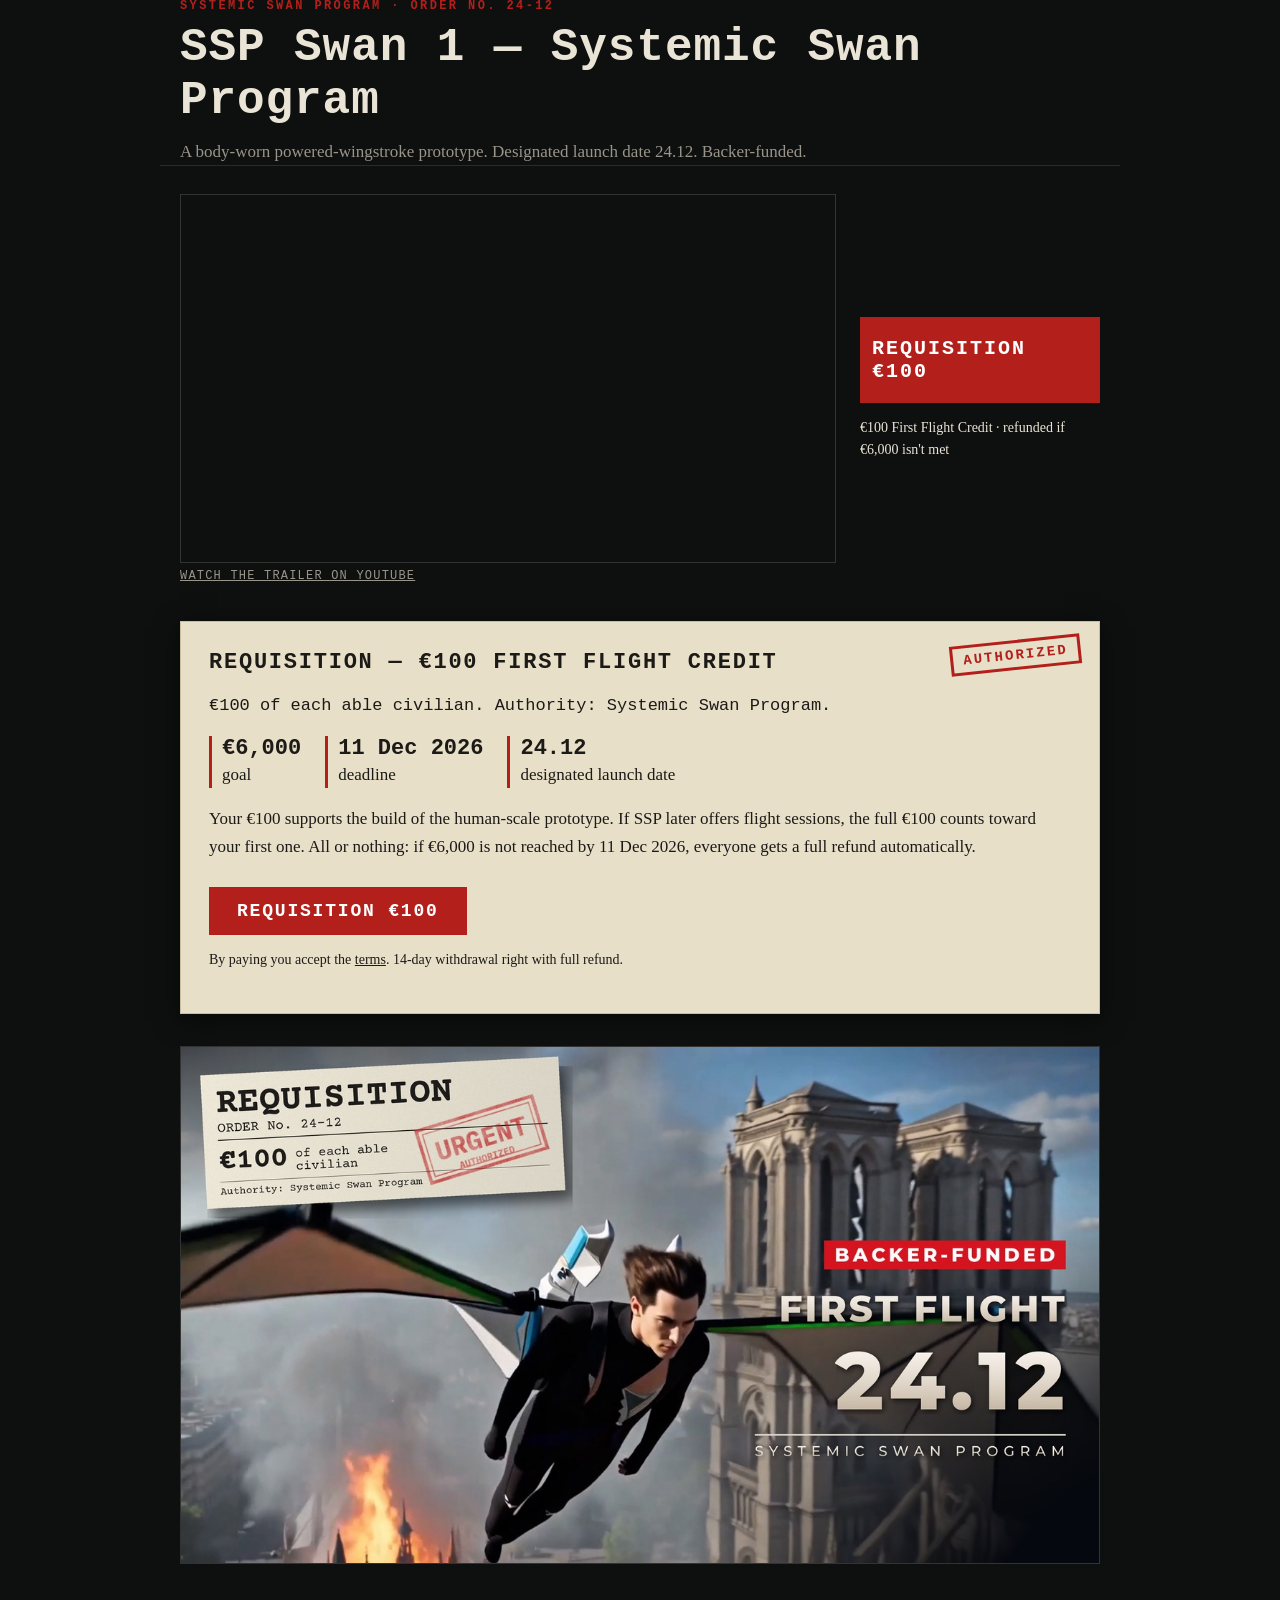
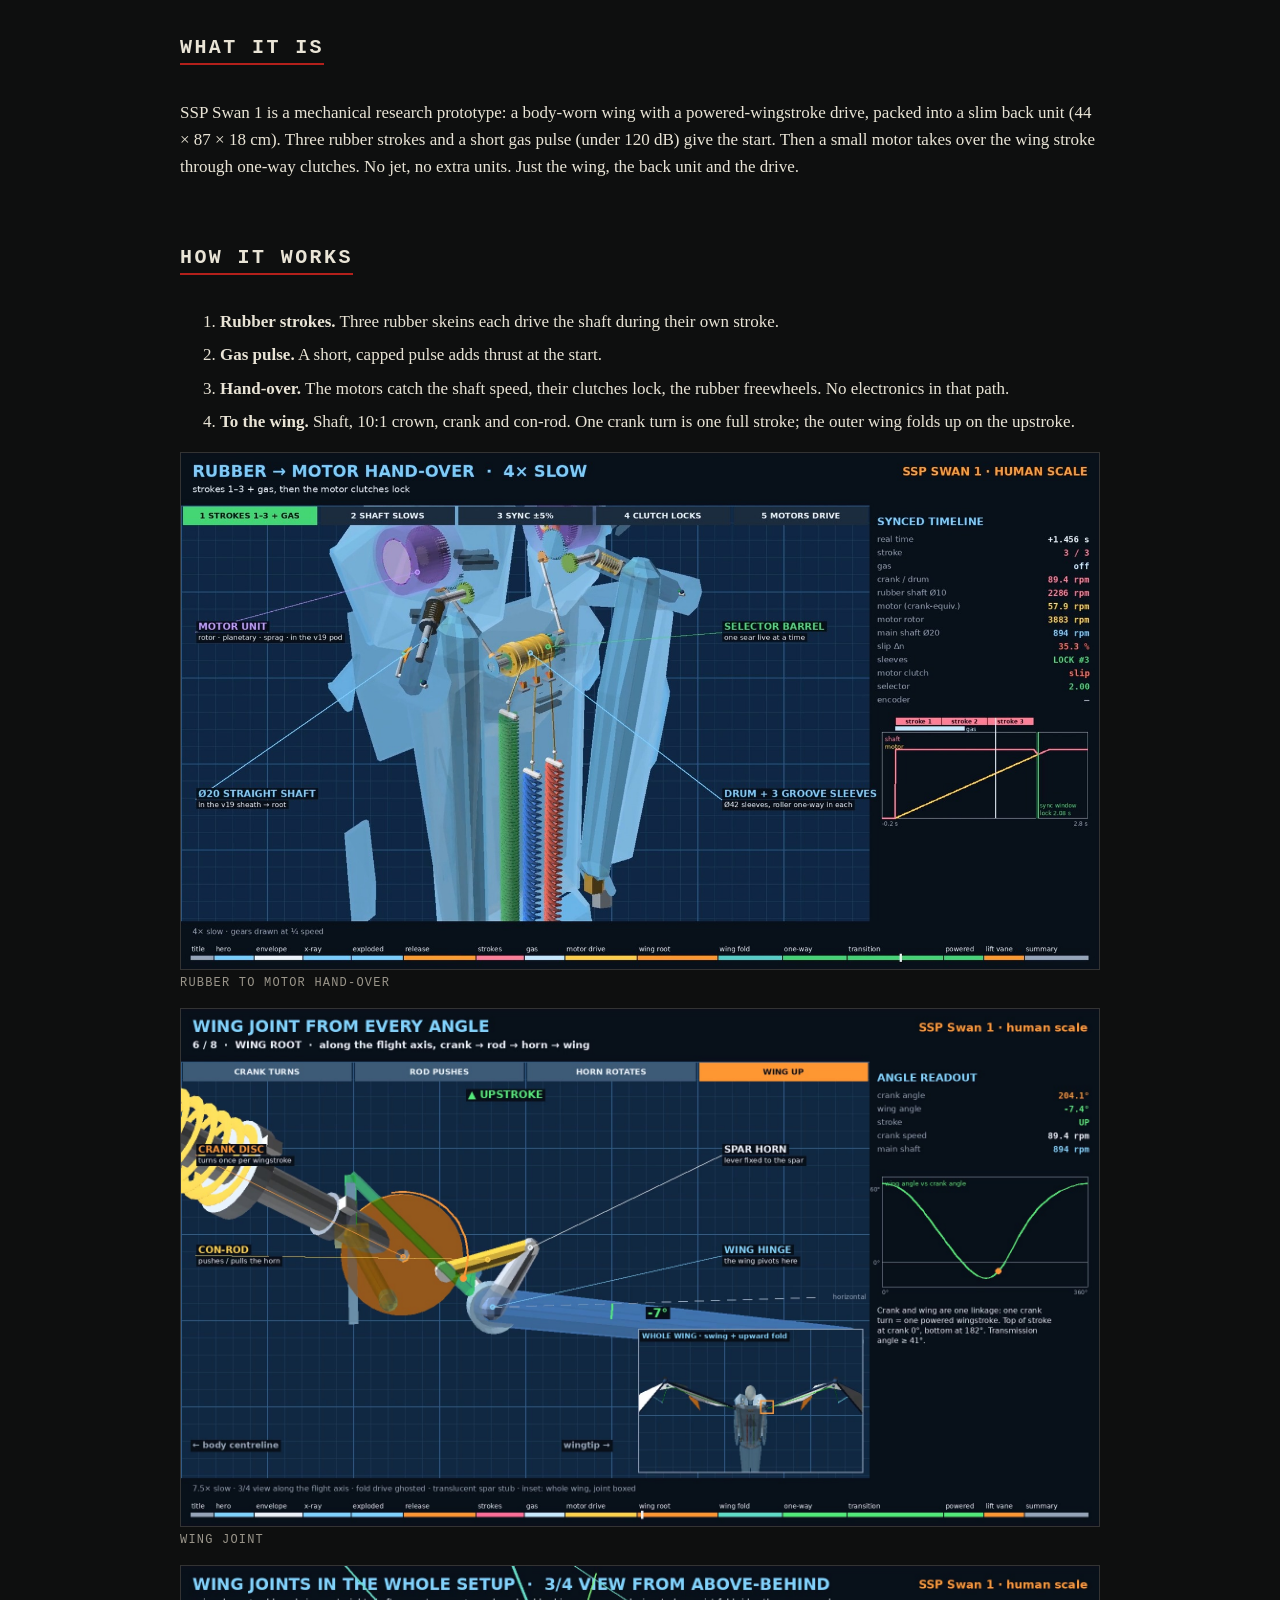
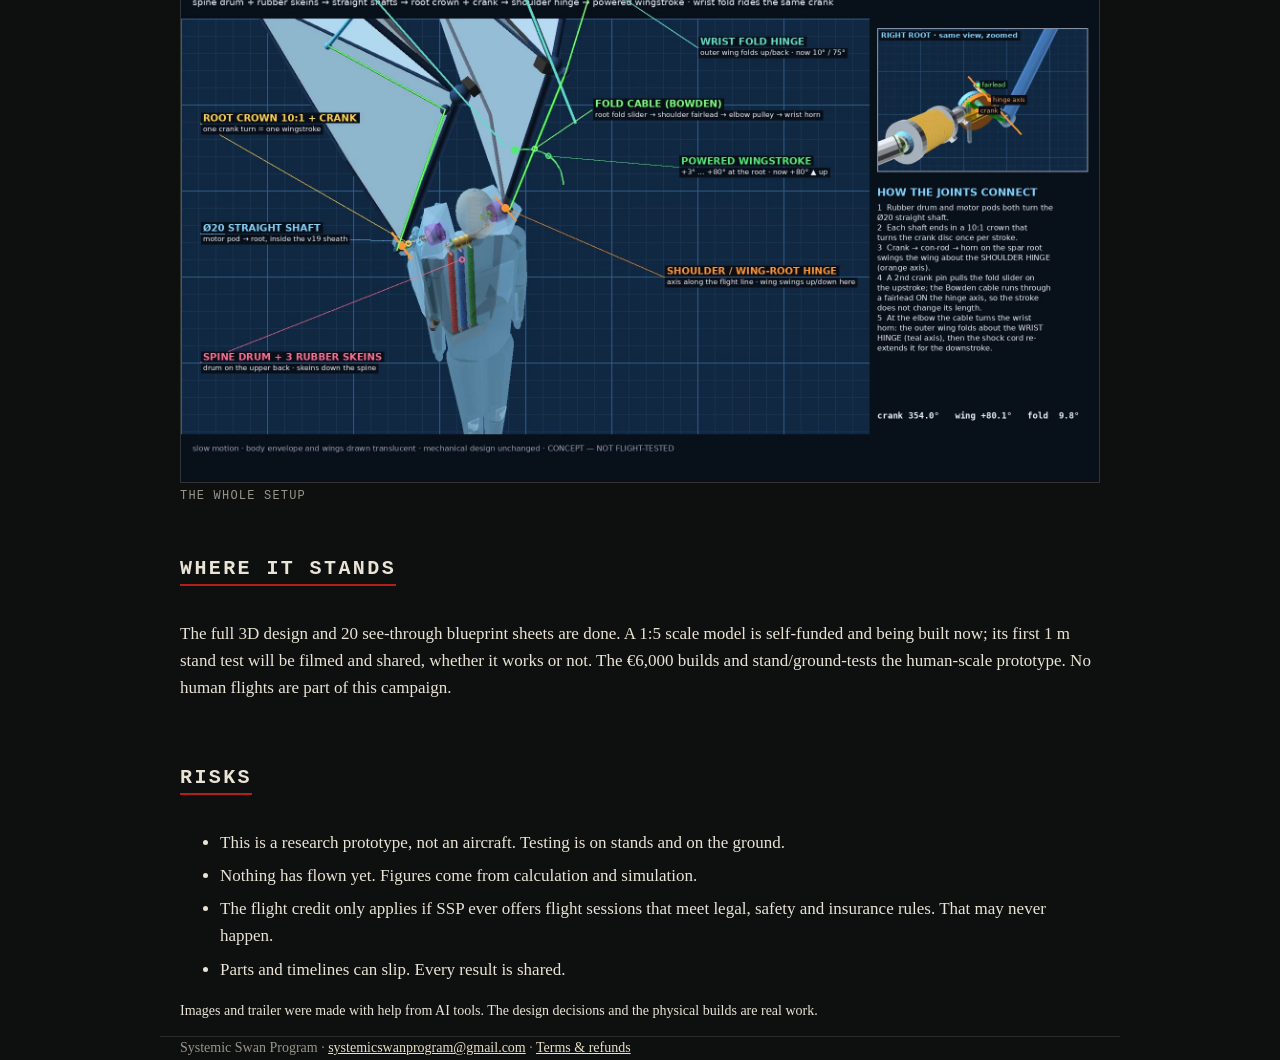
<file: index.html>
<!doctype html><html lang="en"><head><meta charset="utf-8"><meta name="viewport" content="width=device-width,initial-scale=1">
<title>SSP Swan 1 — Systemic Swan Program</title><meta name="description" content="A body-worn powered-wingstroke prototype. Designated launch date 24.12. Backer-funded.">
<meta property="og:image" content="assets/requisition.jpg"><link rel="stylesheet" href="style.css"></head><body>
<header class="wrap"><div class="tag">Systemic Swan Program · Order No. 24-12</div>
<h1>SSP Swan 1 — Systemic Swan Program</h1>
<p class="sub">A body-worn powered-wingstroke prototype. Designated launch date 24.12. Backer-funded.</p></header>
<main class="wrap">
<div class="hero"><figure class="trailer"><div class="yt"><iframe src="https://www.youtube-nocookie.com/embed/y5ZFZ5sBLDw" title="SSP Swan 1 trailer" loading="lazy" allow="accelerometer; encrypted-media; gyroscope; picture-in-picture; fullscreen" allowfullscreen></iframe></div><figcaption><a href="https://youtu.be/y5ZFZ5sBLDw" style="color:inherit">Watch the trailer on YouTube</a></figcaption></figure><aside>
<a class="btn big" href="https://buy.stripe.com/7sY5kwfZ62Yn7djgfq6c000">Requisition €100</a><p class="small">€100 First Flight Credit · refunded if €6,000 isn't met</p></aside></div>

<section class="order" id="requisition"><div class="stamp">AUTHORIZED</div>
<h3>REQUISITION — €100 FIRST FLIGHT CREDIT</h3>
<p class="mono">€100 of each able civilian. Authority: Systemic Swan Program.</p>
<div class="stats"><div><b>€6,000</b>goal</div><div><b>11 Dec 2026</b>deadline</div><div><b>24.12</b>designated launch date</div></div>
<p>Your €100 supports the build of the human-scale prototype. If SSP later offers flight sessions, the full €100 counts toward your first one. All or nothing: if €6,000 is not reached by 11 Dec 2026, everyone gets a full refund automatically.</p>
<a class="btn" href="https://buy.stripe.com/7sY5kwfZ62Yn7djgfq6c000">Requisition €100</a>
<p class="small">By paying you accept the <a href="terms.html" style="color:var(--paperink)">terms</a>. 14-day withdrawal right with full refund.</p></section>

<img class="req" src="assets/requisition.jpg" alt="Requisition order No. 24-12, €100 of each able civilian">

<h2>What it is</h2>
<p>SSP Swan 1 is a mechanical research prototype: a body-worn wing with a powered-wingstroke drive, packed into a slim back unit (44 × 87 × 18 cm). Three rubber strokes and a short gas pulse (under 120 dB) give the start. Then a small motor takes over the wing stroke through one-way clutches. No jet, no extra units. Just the wing, the back unit and the drive.</p>
<h2>How it works</h2>
<ol><li><b>Rubber strokes.</b> Three rubber skeins each drive the shaft during their own stroke.</li>
<li><b>Gas pulse.</b> A short, capped pulse adds thrust at the start.</li>
<li><b>Hand-over.</b> The motors catch the shaft speed, their clutches lock, the rubber freewheels. No electronics in that path.</li>
<li><b>To the wing.</b> Shaft, 10:1 crown, crank and con-rod. One crank turn is one full stroke; the outer wing folds up on the upstroke.</li></ol>
<div class="grid three"><figure><img src="assets/handover.jpg" alt="Rubber to motor hand-over"><figcaption>Rubber to motor hand-over</figcaption></figure><figure><img src="assets/wingjoint.jpg" alt="Wing joint"><figcaption>Wing joint</figcaption></figure><figure><img src="assets/setup.jpg" alt="The whole setup"><figcaption>The whole setup</figcaption></figure></div>
<h2>Where it stands</h2>
<p>The full 3D design and 20 see-through blueprint sheets are done. A 1:5 scale model is self-funded and being built now; its first 1 m stand test will be filmed and shared, whether it works or not. The €6,000 builds and stand/ground-tests the human-scale prototype. No human flights are part of this campaign.</p>
<h2>Risks</h2>
<ul><li>This is a research prototype, not an aircraft. Testing is on stands and on the ground.</li>
<li>Nothing has flown yet. Figures come from calculation and simulation.</li>
<li>The flight credit only applies if SSP ever offers flight sessions that meet legal, safety and insurance rules. That may never happen.</li>
<li>Parts and timelines can slip. Every result is shared.</li></ul>
<p class="small">Images and trailer were made with help from AI tools. The design decisions and the physical builds are real work.</p>
</main>
<footer class="wrap">Systemic Swan Program · <a href="mailto:systemicswanprogram@gmail.com">systemicswanprogram@gmail.com</a> · <a href="terms.html">Terms &amp; refunds</a></footer>
</body></html>
</file>
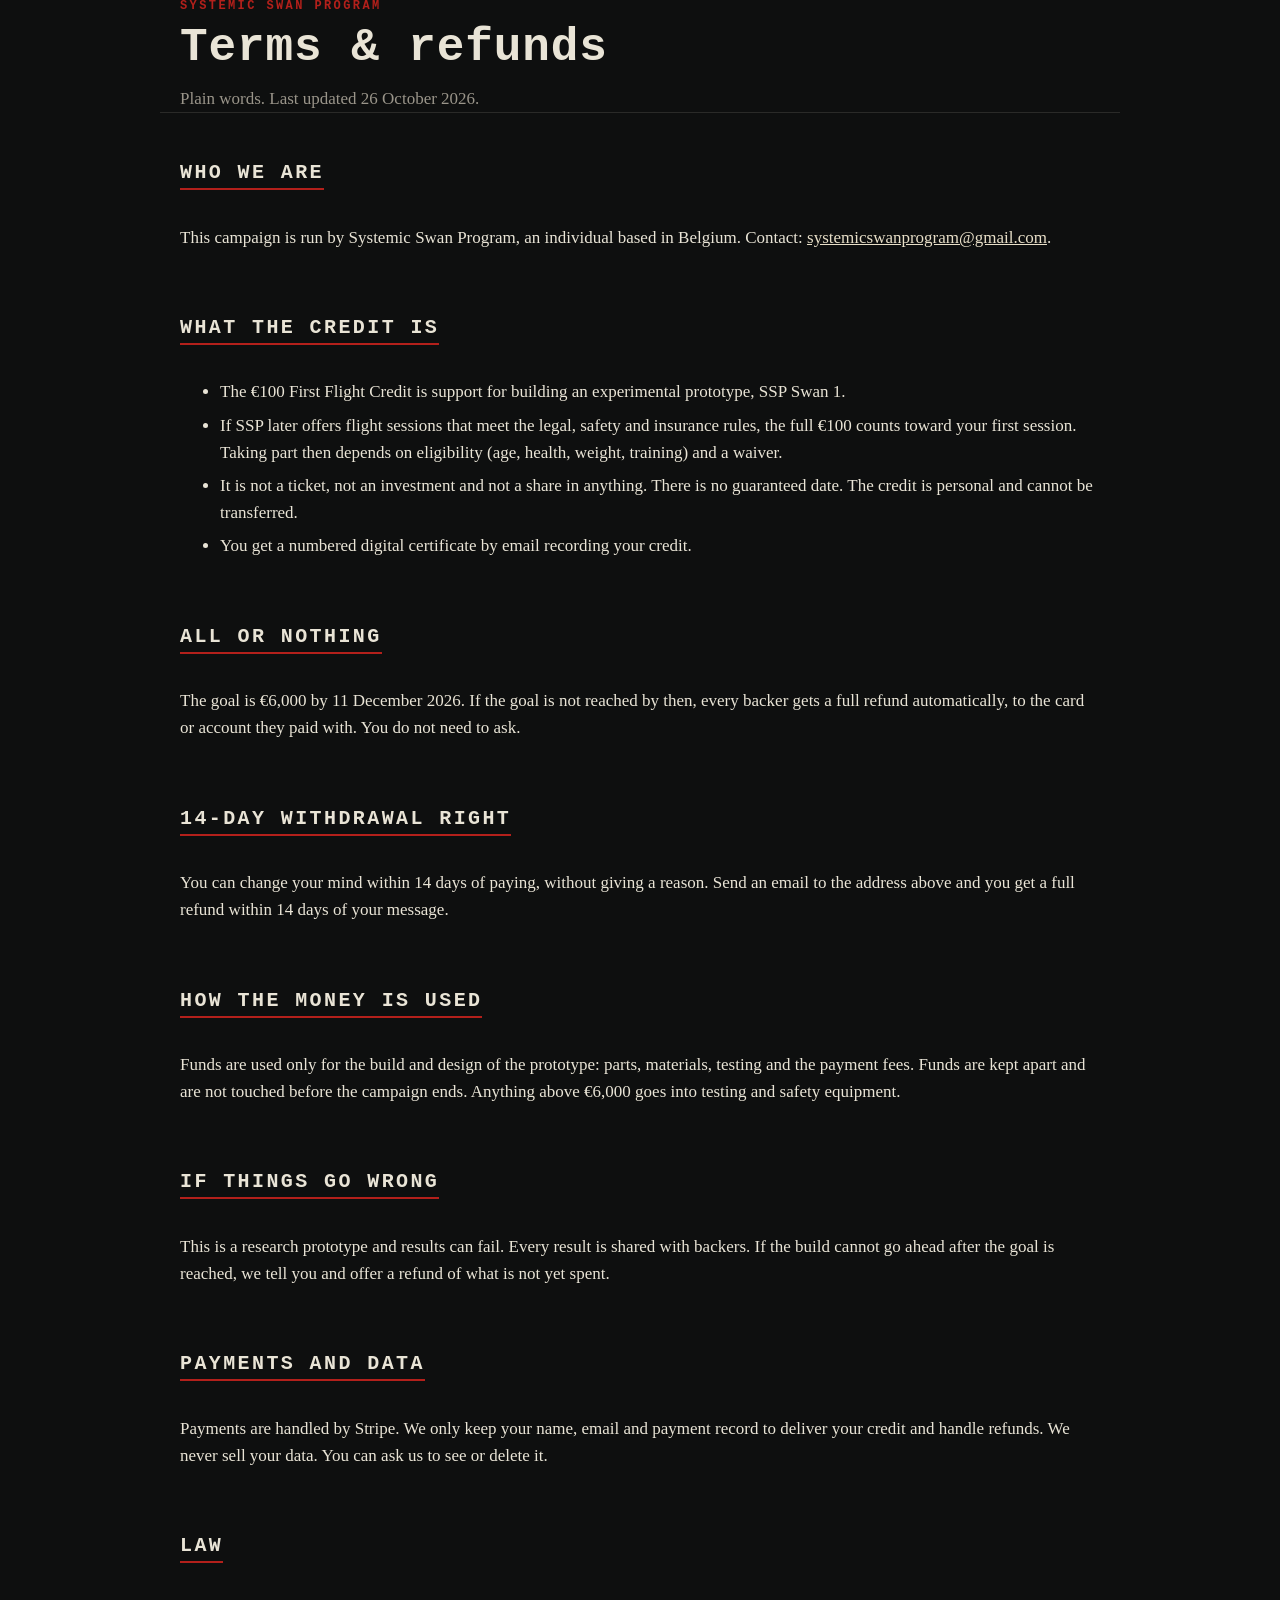
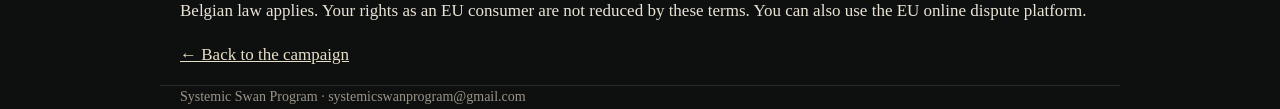
<file: terms.html>
<!doctype html><html lang="en"><head><meta charset="utf-8"><meta name="viewport" content="width=device-width,initial-scale=1">
<title>Terms — SSP Swan 1</title><link rel="stylesheet" href="style.css"></head><body>
<!-- DRAFT: to be reviewed by a lawyer before going live -->
<header class="wrap"><div class="tag">Systemic Swan Program</div><h1>Terms &amp; refunds</h1><p class="sub">Plain words. Last updated 26 October 2026.</p></header>
<main class="wrap">
<h2>Who we are</h2>
<p>This campaign is run by Systemic Swan Program, an individual based in Belgium. Contact: <a href="mailto:systemicswanprogram@gmail.com">systemicswanprogram@gmail.com</a>.</p>
<h2>What the credit is</h2>
<ul><li>The €100 First Flight Credit is support for building an experimental prototype, SSP Swan 1.</li>
<li>If SSP later offers flight sessions that meet the legal, safety and insurance rules, the full €100 counts toward your first session. Taking part then depends on eligibility (age, health, weight, training) and a waiver.</li>
<li>It is not a ticket, not an investment and not a share in anything. There is no guaranteed date. The credit is personal and cannot be transferred.</li>
<li>You get a numbered digital certificate by email recording your credit.</li></ul>
<h2>All or nothing</h2>
<p>The goal is €6,000 by 11 December 2026. If the goal is not reached by then, every backer gets a full refund automatically, to the card or account they paid with. You do not need to ask.</p>
<h2>14-day withdrawal right</h2>
<p>You can change your mind within 14 days of paying, without giving a reason. Send an email to the address above and you get a full refund within 14 days of your message.</p>
<h2>How the money is used</h2>
<p>Funds are used only for the build and design of the prototype: parts, materials, testing and the payment fees. Funds are kept apart and are not touched before the campaign ends. Anything above €6,000 goes into testing and safety equipment.</p>
<h2>If things go wrong</h2>
<p>This is a research prototype and results can fail. Every result is shared with backers. If the build cannot go ahead after the goal is reached, we tell you and offer a refund of what is not yet spent.</p>
<h2>Payments and data</h2>
<p>Payments are handled by Stripe. We only keep your name, email and payment record to deliver your credit and handle refunds. We never sell your data. You can ask us to see or delete it.</p>
<h2>Law</h2>
<p>Belgian law applies. Your rights as an EU consumer are not reduced by these terms. You can also use the EU online dispute platform.</p>
<p><a href="index.html">← Back to the campaign</a></p></main>
<footer class="wrap">Systemic Swan Program · systemicswanprogram@gmail.com</footer></body></html>
</file>
<file: style.css>
:root{--bg:#0e0f0f;--ink:#e9e4d6;--paper:#e8dfc8;--paperink:#1b1a17;--red:#b3201b;--mute:#9a958a}
*{box-sizing:border-box}body{margin:0;background:var(--bg);color:var(--ink);font:17px/1.6 Georgia,"Times New Roman",serif}
.wrap{max-width:960px;margin:0 auto;padding:0 20px}
header{padding:48px 0 24px;border-bottom:1px solid #2a2a28}
.tag{font:700 12px/1 "Courier New",monospace;letter-spacing:.2em;color:var(--red);text-transform:uppercase}
h1{font:700 clamp(28px,5vw,46px)/1.15 "Courier New",monospace;margin:10px 0;letter-spacing:.02em}
h2{font:700 20px "Courier New",monospace;letter-spacing:.12em;text-transform:uppercase;border-bottom:2px solid var(--red);display:inline-block;padding-bottom:4px;margin-top:48px}
.sub{color:var(--mute);margin:0}
.video{position:relative;padding-top:56.25%;margin:28px 0;background:#000;border:1px solid #333}
.video iframe{position:absolute;inset:0;width:100%;height:100%;border:0}
.order{background:var(--paper);color:var(--paperink);padding:28px;margin:32px 0;border:1px solid #c9bd9d;position:relative;box-shadow:0 6px 24px rgba(0,0,0,.5)}
.order h3{font:700 22px "Courier New",monospace;margin:0 0 6px;letter-spacing:.08em}
.order .mono{font-family:"Courier New",monospace}
.stamp{position:absolute;top:18px;right:18px;border:3px solid var(--red);color:var(--red);font:700 14px "Courier New",monospace;padding:4px 10px;transform:rotate(-6deg);letter-spacing:.15em}
.stats{display:flex;gap:24px;flex-wrap:wrap;margin:16px 0}.stats div{border-left:3px solid var(--red);padding-left:10px}
.stats b{display:block;font:700 22px "Courier New",monospace}
.btn{display:inline-block;background:var(--red);color:#fff;text-decoration:none;font:700 18px "Courier New",monospace;letter-spacing:.1em;padding:14px 28px;margin-top:10px;text-transform:uppercase}
.btn:hover{background:#8f1915}
img{max-width:100%;display:block}.req{border:1px solid #333;margin:24px 0}
.grid{display:grid;grid-template-columns:1fr 1fr;gap:12px}.grid img{border:1px solid #333}
ol li,ul li{margin-bottom:6px}a{color:var(--paper)}
footer{margin-top:60px;padding:24px 0 40px;border-top:1px solid #2a2a28;color:var(--mute);font-size:14px}
.small{font-size:14px}
@media(max-width:600px){.grid{grid-template-columns:1fr}.stamp{position:static;display:inline-block;margin-bottom:10px}.order{padding:20px}.btn{display:block;text-align:center}}
figure{margin:0}figcaption{font:12px "Courier New",monospace;color:var(--mute);letter-spacing:.1em;text-transform:uppercase;padding:6px 0}
.hero{display:grid;grid-template-columns:1fr 240px;gap:24px;align-items:center;margin:28px 0}.hero .video{margin:0}
.cta{text-align:center}.btn.big{display:block;font-size:20px;padding:20px 12px}.cta .small{color:var(--mute);margin:10px 0 0}
@media(max-width:760px){.hero{grid-template-columns:1fr;gap:14px}}
.grid.three{grid-template-columns:1fr}
.yt{position:relative;aspect-ratio:16/9;width:100%;border:1px solid #333}.yt iframe{position:absolute;inset:0;width:100%;height:100%;border:0}
</file>
